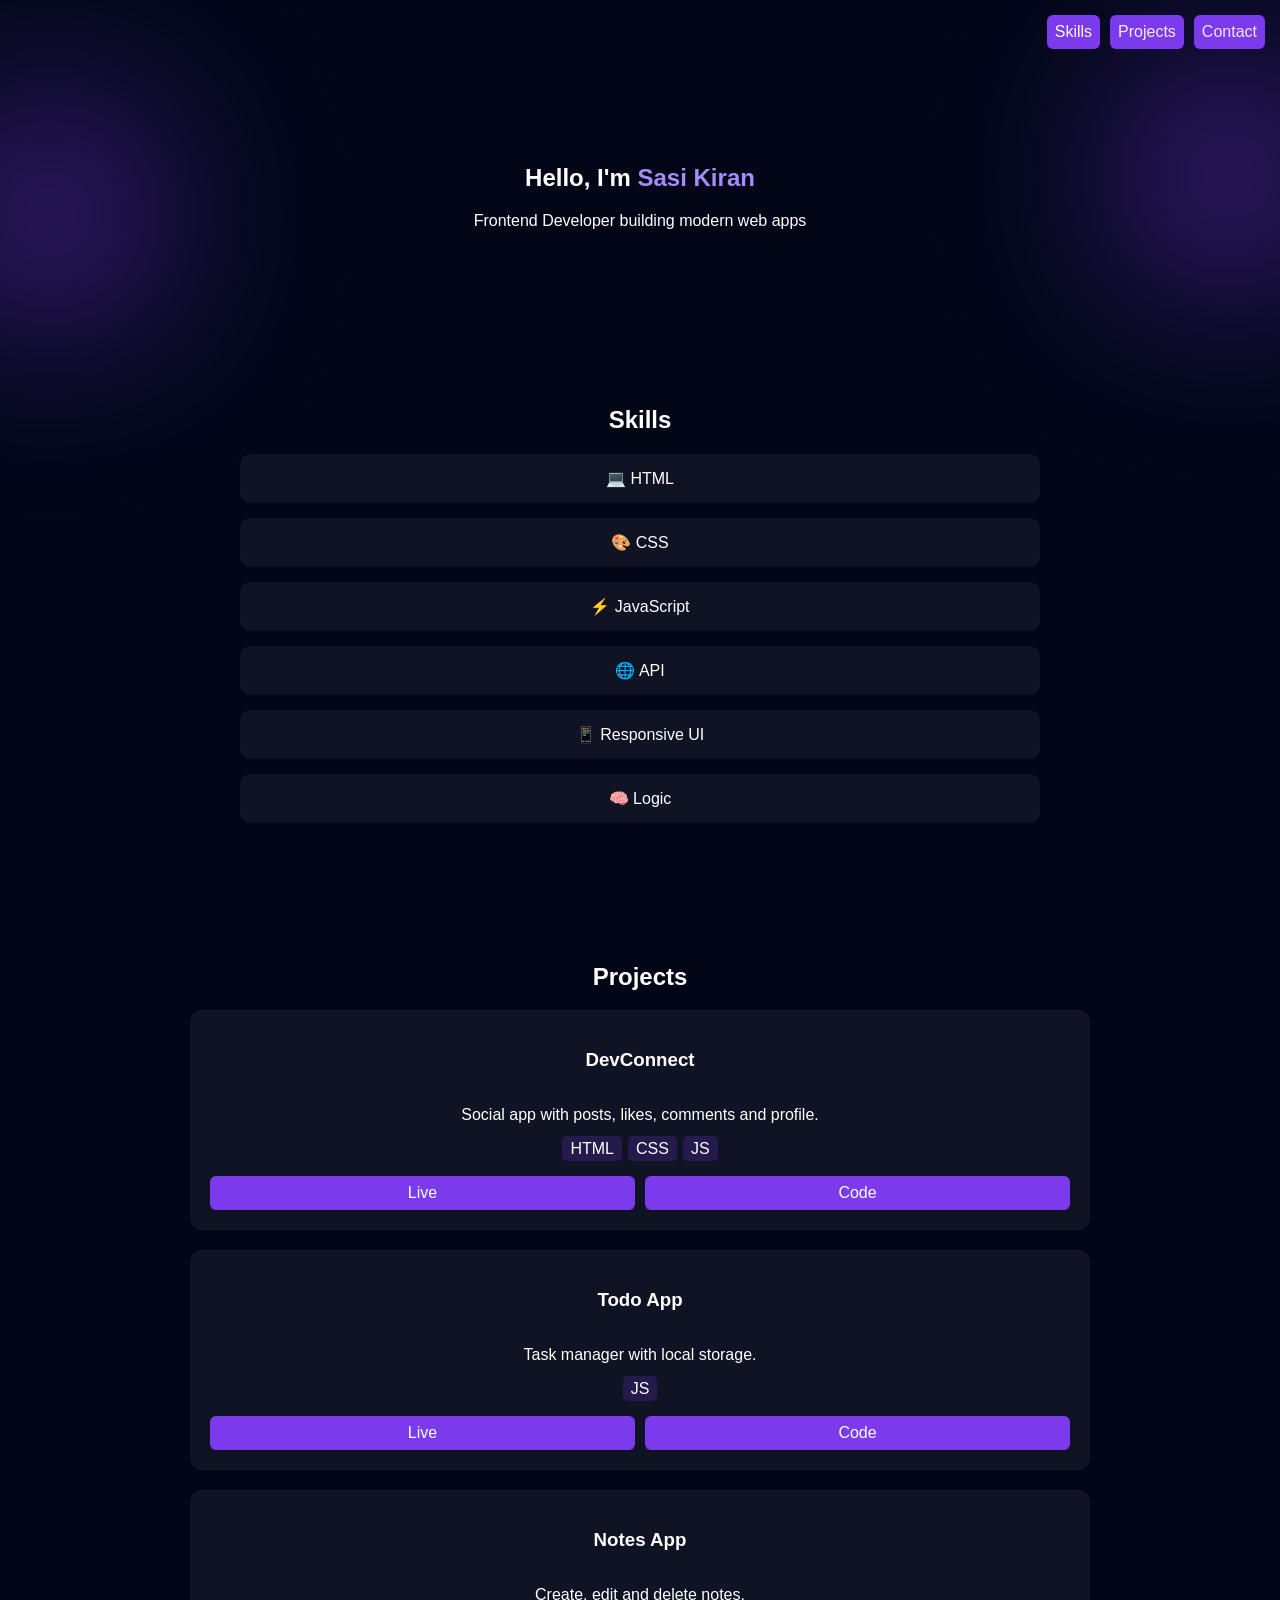
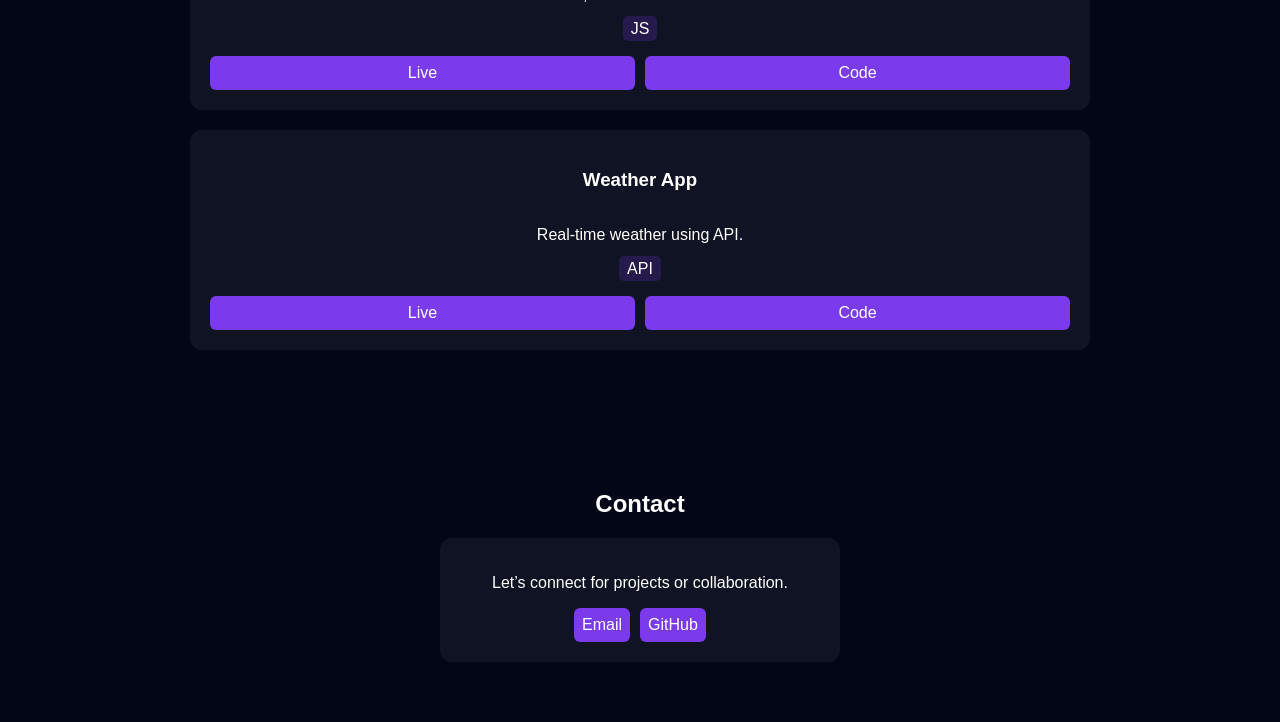
<file: index.html>
<!DOCTYPE html>
<html>
<head>
  <title>Sasi Kiran Portfolio</title>
  <meta name="viewport" content="width=device-width, initial-scale=1.0">
  <link rel="stylesheet" href="style.css">
</head>

<body>

<!-- NAV -->
<nav class="nav">
  <div device-width="20%"></div>
  <div class="actions" align="">
    <a href="#skills">Skills</a>
    <a href="#projects">Projects</a>
    <a href="#contact">Contact</a>
  </div>
</nav>

<!-- HERO -->
<section class="hero">
  <div class="blob b1"></div>
  <div class="blob b2"></div>

  <h1>Hello, I'm <span>Sasi Kiran</span></h1>
  <p>Frontend Developer building modern web apps</p>
</section>

<!-- SKILLS -->
<section id="skills" class="section">
  <h2>Skills</h2>

  <div class="skills">

    <div class="skill">💻 HTML</div>
    <div class="skill">🎨 CSS</div>
    <div class="skill">⚡ JavaScript</div>
    <div class="skill">🌐 API</div>
    <div class="skill">📱 Responsive UI</div>
    <div class="skill">🧠 Logic</div>

  </div>
</section>

<!-- PROJECTS -->
<section id="projects" class="section">
  <h2>Projects</h2>

  <div class="grid">

    <div class="card">
      <h3>DevConnect</h3>
      <p>Social app with posts, likes, comments and profile.</p>
      <div class="tags"><span>HTML</span><span>CSS</span><span>JS</span></div>
      <div class="actions">
        <a href="https://sasikiran936-lab.github.io/devconnect/" target="_blank">Live</a>
        <a href="https://github.com/sasikiran936-lab/devconnect" target="_blank">Code</a>
      </div>
    </div>

    <div class="card">
      <h3>Todo App</h3>
      <p>Task manager with local storage.</p>
      <div class="tags"><span>JS</span></div>
      <div class="actions">
        <a href="https://sasikiran936-lab.github.io/Todo-app/" target="_blank">Live</a>
        <a href="https://github.com/sasikiran936-lab/Todo-app" target="_blank">Code</a>
      </div>
    </div>

    <div class="card">
      <h3>Notes App</h3>
      <p>Create, edit and delete notes.</p>
      <div class="tags"><span>JS</span></div>
      <div class="actions">
        <a href="https://sasikiran936-lab.github.io/notes-app/" target="_blank">Live</a>
        <a href="https://github.com/sasikiran936-lab/notes-app" target="_blank">Code</a>
      </div>
    </div>

    <div class="card">
      <h3>Weather App</h3>
      <p>Real-time weather using API.</p>
      <div class="tags"><span>API</span></div>
      <div class="actions">
        <a href="https://sasikiran936-lab.github.io/Weatherapp/" target="_blank">Live</a>
        <a href="https://github.com/sasikiran936-lab/Weatherapp" target="_blank">Code</a>
      </div>
    </div>

  </div>
</section>

<!-- CONTACT -->
<section id="contact" class="section">
  <h2>Contact</h2>

  <div class="contact-box">
    <p>Let’s connect for projects or collaboration.</p>
    <div class="contact-actions">
      <a href="mailto:sasikiran936@gmail.com">Email</a>
      <a href="https://github.com/sasikiran936-lab" target="_blank">GitHub</a>
    </div>
  </div>
</section>

<script src="script.js"></script>
</body>
          </html>
</file>
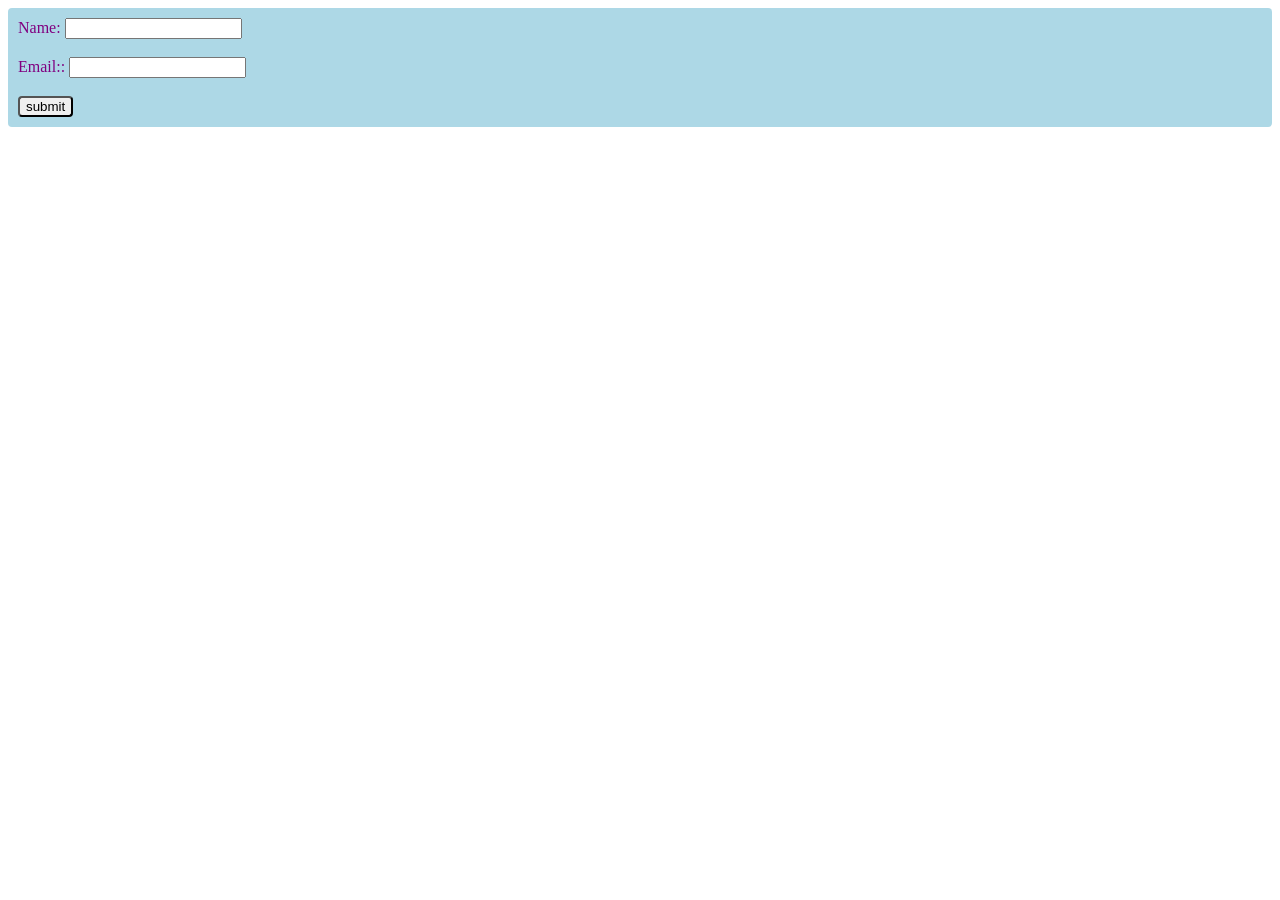
<file: Form.html>
<html>
  <head>
    <style>
      label
      {
      color:purple;
      }
      #division
      {
      background-color:lightblue;
      border-radius: 4px;
      padding: 10px 10px 10px 10px;
      }
      #sub
      {
        border-radius: 4px;
      }
    </style>
  </head>
  <form>
    <div id="division">
    <label for="name">Name:</label>
    <input type="text" id="name"><br><br>
    <label for="email">Email::</label>
    <input type="email" id="email"><br><br>
    <input id="sub"type="submit" value="submit">
    </div>
  </form>
</html>
</file>
<file: style.css>
* { box-sizing: border-box; }

body {
  margin: 0;
  font-family: Arial;
  background: #020617;
  color: white;
}

/* NAV */
.nav {
  display: flex;
  justify-content: space-between;
  padding: 15px;
}

/* HERO */
.hero {
  text-align: center;
  padding: 80px 20px;
  position: relative;
}

.hero span { color: #a78bfa; }

/* BLOBS */
.blob {
  position: absolute;
  width: 300px;
  height: 300px;
  background: radial-gradient(circle,#7c3aed,transparent);
  filter: blur(80px);
  opacity: 0.5;
}

.b1 { top: 0; left: -100px; }
.b2 { bottom: 0; right: -100px; }

/* SECTION */
.section {
  padding: 60px 20px;
  text-align: center;
}

/* SKILLS */
.skills {
  display: grid;
  gap: 15px;
  max-width: 800px;
  margin: auto;
}

.skill {
  background: rgba(255,255,255,0.05);
  padding: 15px;
  border-radius: 10px;
  transition: 0.3s;
}

.skill:hover {
  transform: scale(1.05);
}

/* PROJECT GRID */
.grid {
  display: grid;
  gap: 20px;
  max-width: 900px;
  margin: auto;
}

/* CARD */
.card {
  background: rgba(255,255,255,0.05);
  padding: 20px;
  border-radius: 12px;

  display: flex;
  flex-direction: column;
  min-height: 220px;

  opacity: 0;
  transform: translateY(30px);
  transition: 0.4s;
}

.card:hover {
  transform: translateY(-8px);
}

/* TAGS */
.tags span {
  background: rgba(124,58,237,0.2);
  padding: 4px 8px;
  margin: 3px;
  border-radius: 5px;
}

/* BUTTONS */
.actions {
  display: flex;
  gap: 10px;
  margin-top: auto;
}

.actions a {
  flex: 1;
  text-align: center;
  padding: 8px;
  background: #7c3aed;
  border-radius: 6px;
  text-decoration: none;
  color: white;
}

/* CONTACT */
.contact-box {
  max-width: 400px;
  margin: auto;
  background: rgba(255,255,255,0.05);
  padding: 20px;
  border-radius: 12px;
}

.contact-actions {
  margin-top: 10px;
  display: flex;
  gap: 10px;
  justify-content: center;
}

.contact-actions a {
  padding: 8px;
  background: #7c3aed;
  border-radius: 6px;
  text-decoration: none;
  color: white;
}

/* SHOW ANIMATION */
.show {
  opacity: 1;
  transform: translateY(0);
}
</file>
